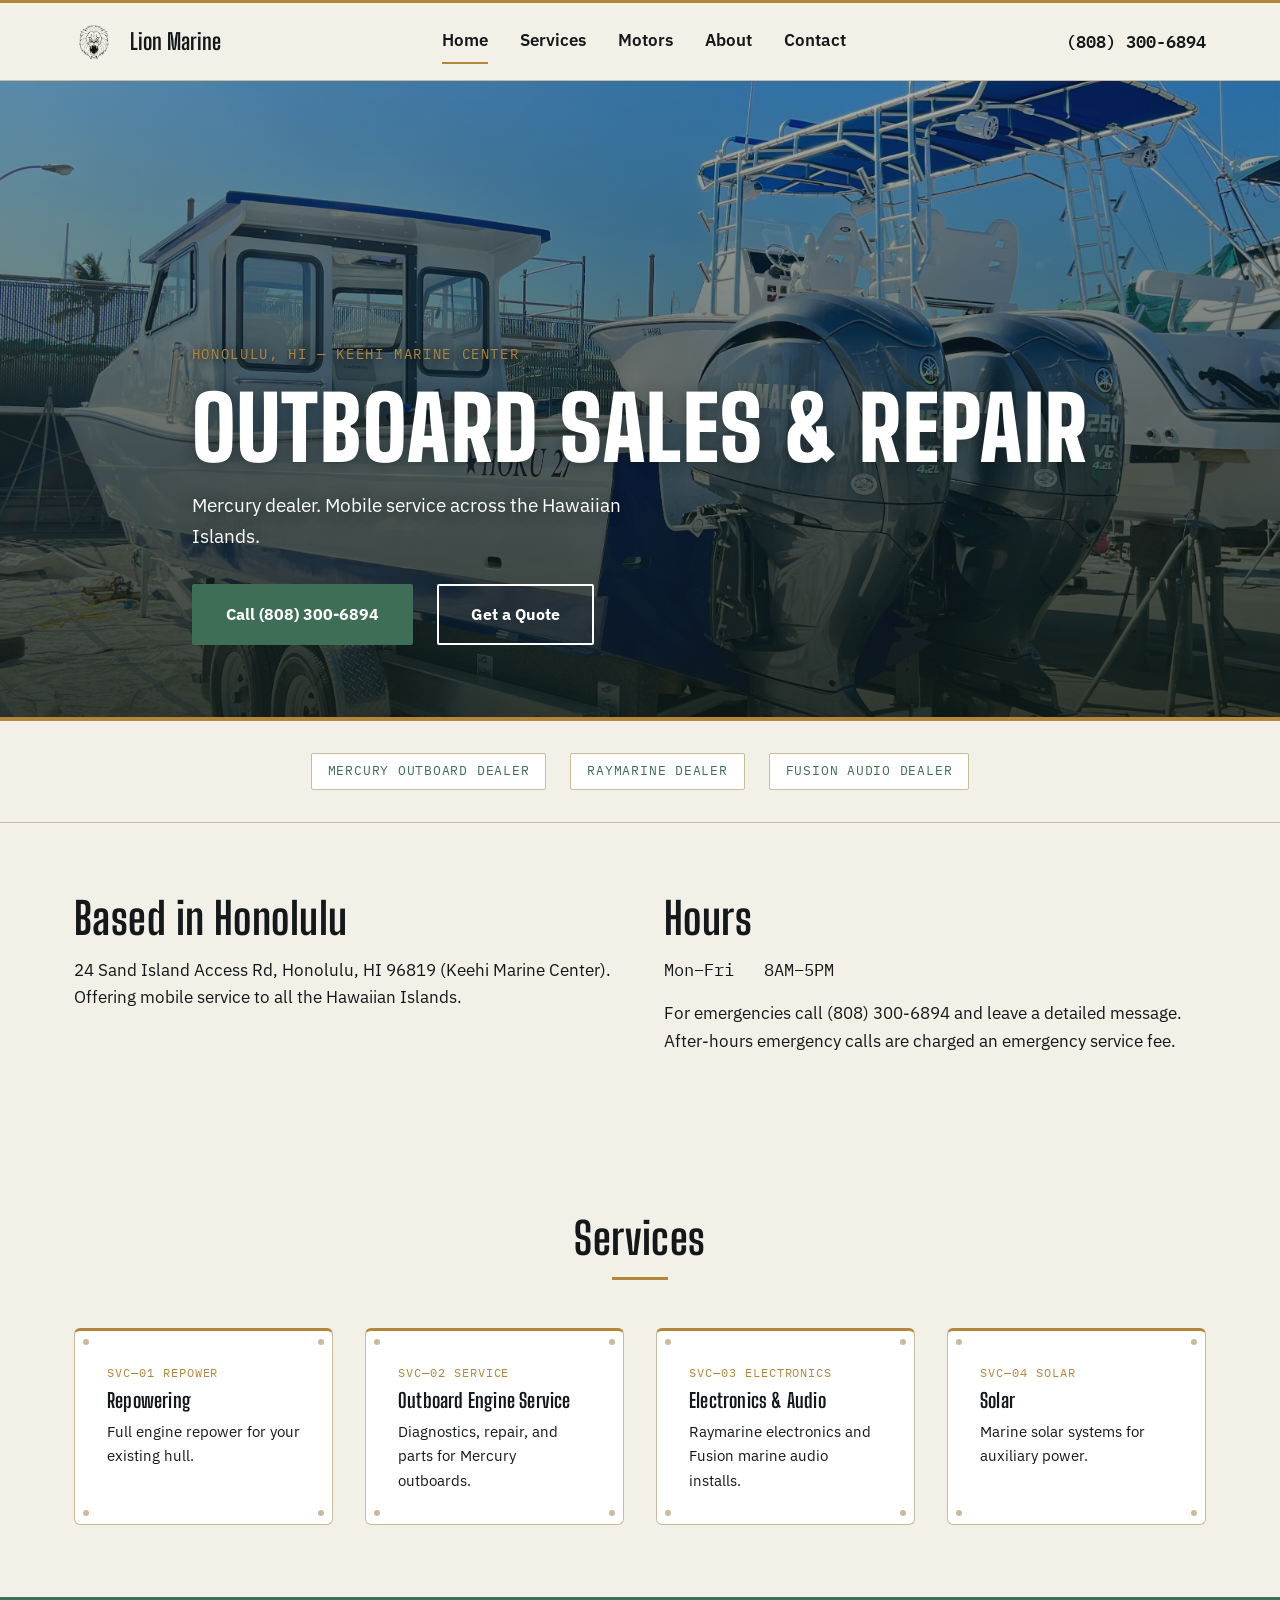
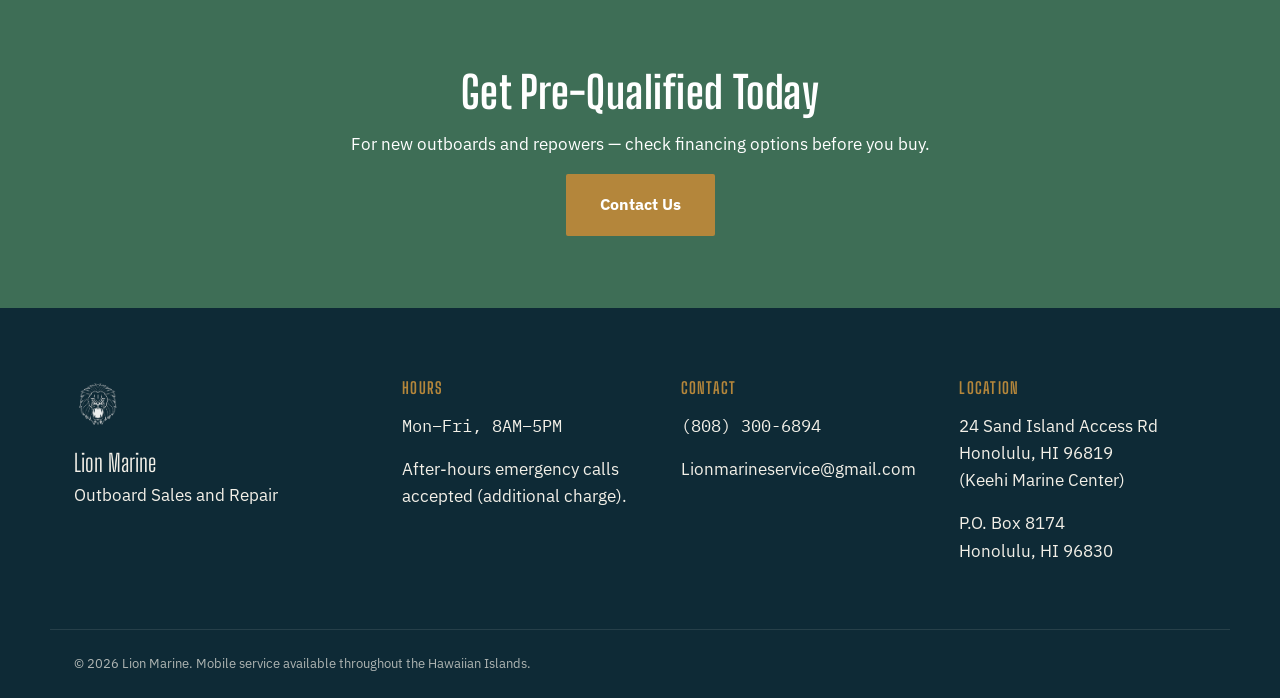
<file: index.html>
<!DOCTYPE html>
<html lang="en">
<head>
<meta charset="UTF-8">
<meta name="viewport" content="width=device-width, initial-scale=1.0">
<title>Lion Marine | Outboard Sales &amp; Repair — Honolulu, HI</title>
<meta name="description" content="Mercury outboard dealer, engine repowering, diagnostics, marine electronics and audio, and solar installs. Mobile service across the Hawaiian Islands.">
<link rel="icon" href="assets/images/logo-lion.png">
<link rel="preconnect" href="https://fonts.googleapis.com">
<link rel="preconnect" href="https://fonts.gstatic.com" crossorigin>
<link href="https://fonts.googleapis.com/css2?family=Big+Shoulders+Display:wght@700;900&family=IBM+Plex+Mono:wght@500;600&family=IBM+Plex+Sans:wght@400;500;600;700&display=swap" rel="stylesheet">
<link rel="stylesheet" href="css/tokens.css">
<link rel="stylesheet" href="css/base.css">
<link rel="stylesheet" href="css/components.css">
<link rel="stylesheet" href="css/pages.css">
</head>
<body>
<header class="site-header">
  <div class="nav container">
    <a class="nav__brand" href="index.html">
      <img src="assets/images/logo-lion.png" alt="Lion Marine" class="nav__logo">
      <span class="nav__brand-text">Lion Marine</span>
    </a>
    <button class="nav__toggle" id="navToggle" aria-expanded="false" aria-controls="navLinks">
      <span class="nav__toggle-bar"></span><span class="nav__toggle-bar"></span><span class="nav__toggle-bar"></span>
      <span class="sr-only">Menu</span>
    </button>
    <nav class="nav__links" id="navLinks">
      <a href="index.html" aria-current="page">Home</a>
      <a href="services.html">Services</a>
      <a href="motors.html">Motors</a>
      <a href="about.html">About</a>
      <a href="contact.html">Contact</a>
    </nav>
    <a class="nav__phone" href="tel:+18083006894">(808) 300-6894</a>
  </div>
</header>

<main>
  <section class="hero">
    <img src="assets/images/hero-boat-2.jpg" alt="Twin Yamaha outboards on a Hoku 27 center console at the dock" class="hero__img">
    <div class="hero__overlay"></div>
    <div class="hero__content container">
      <span class="eyebrow font-mono">HONOLULU, HI &mdash; KEEHI MARINE CENTER</span>
      <h1 class="hero__headline">Outboard Sales &amp; Repair</h1>
      <p class="hero__sub">Mercury dealer. Mobile service across the Hawaiian Islands.</p>
      <div class="hero__actions">
        <a href="tel:+18083006894" class="btn btn--primary">Call (808) 300-6894</a>
        <a href="services.html" class="btn btn--ghost">Get a Quote</a>
      </div>
    </div>
  </section>

  <p class="trust-bar">
    <span class="trust-bar__item font-mono">MERCURY OUTBOARD DEALER</span>
    <span class="trust-bar__item font-mono">RAYMARINE DEALER</span>
    <span class="trust-bar__item font-mono">FUSION AUDIO DEALER</span>
  </p>

  <section class="info-strip container">
    <div class="info-strip__col">
      <h2>Based in Honolulu</h2>
      <p>24 Sand Island Access Rd, Honolulu, HI 96819 (Keehi Marine Center). Offering mobile service to all the Hawaiian Islands.</p>
    </div>
    <div class="info-strip__col">
      <h2>Hours</h2>
      <p class="font-mono">Mon&ndash;Fri &nbsp; 8AM&ndash;5PM</p>
      <p>For emergencies call (808) 300-6894 and leave a detailed message. After-hours emergency calls are charged an emergency service fee.</p>
    </div>
  </section>

  <section class="section container">
    <h2 class="section__heading">Services</h2>
    <div class="plate-grid">
      <a class="plate-card" href="services.html">
        <span class="rivet rivet--tl"></span><span class="rivet rivet--tr"></span><span class="rivet rivet--bl"></span><span class="rivet rivet--br"></span>
        <span class="plate-card__code">SVC&mdash;01 REPOWER</span>
        <h3 class="plate-card__title">Repowering</h3>
        <p class="plate-card__body">Full engine repower for your existing hull.</p>
      </a>
      <a class="plate-card" href="services.html">
        <span class="rivet rivet--tl"></span><span class="rivet rivet--tr"></span><span class="rivet rivet--bl"></span><span class="rivet rivet--br"></span>
        <span class="plate-card__code">SVC&mdash;02 SERVICE</span>
        <h3 class="plate-card__title">Outboard Engine Service</h3>
        <p class="plate-card__body">Diagnostics, repair, and parts for Mercury outboards.</p>
      </a>
      <a class="plate-card" href="services.html">
        <span class="rivet rivet--tl"></span><span class="rivet rivet--tr"></span><span class="rivet rivet--bl"></span><span class="rivet rivet--br"></span>
        <span class="plate-card__code">SVC&mdash;03 ELECTRONICS</span>
        <h3 class="plate-card__title">Electronics &amp; Audio</h3>
        <p class="plate-card__body">Raymarine electronics and Fusion marine audio installs.</p>
      </a>
      <a class="plate-card" href="services.html">
        <span class="rivet rivet--tl"></span><span class="rivet rivet--tr"></span><span class="rivet rivet--bl"></span><span class="rivet rivet--br"></span>
        <span class="plate-card__code">SVC&mdash;04 SOLAR</span>
        <h3 class="plate-card__title">Solar</h3>
        <p class="plate-card__body">Marine solar systems for auxiliary power.</p>
      </a>
    </div>
  </section>

  <section class="cta-banner">
    <div class="container cta-banner__grid">
      <h2>Get Pre-Qualified Today</h2>
      <p>For new outboards and repowers &mdash; check financing options before you buy.</p>
      <a href="contact.html" class="btn btn--primary">Contact Us</a>
    </div>
  </section>
</main>

<footer class="site-footer">
  <div class="container site-footer__grid">
    <div class="site-footer__brand">
      <img src="assets/images/logo-lion.png" alt="" class="site-footer__logo">
      <p class="font-display site-footer__name">Lion Marine</p>
      <p>Outboard Sales and Repair</p>
    </div>
    <div class="site-footer__col">
      <h3>Hours</h3>
      <p class="font-mono">Mon&ndash;Fri, 8AM&ndash;5PM</p>
      <p>After-hours emergency calls accepted (additional charge).</p>
    </div>
    <div class="site-footer__col">
      <h3>Contact</h3>
      <p><a href="tel:+18083006894" class="font-mono">(808) 300-6894</a></p>
      <p><a href="mailto:Lionmarineservice@gmail.com">Lionmarineservice@gmail.com</a></p>
    </div>
    <div class="site-footer__col">
      <h3>Location</h3>
      <p>24 Sand Island Access Rd<br>Honolulu, HI 96819<br>(Keehi Marine Center)</p>
      <p>P.O. Box 8174<br>Honolulu, HI 96830</p>
    </div>
  </div>
  <p class="site-footer__legal container">&copy; 2026 Lion Marine. Mobile service available throughout the Hawaiian Islands.</p>
</footer>

<script src="js/main.js"></script>
</body>
</html>
</file>
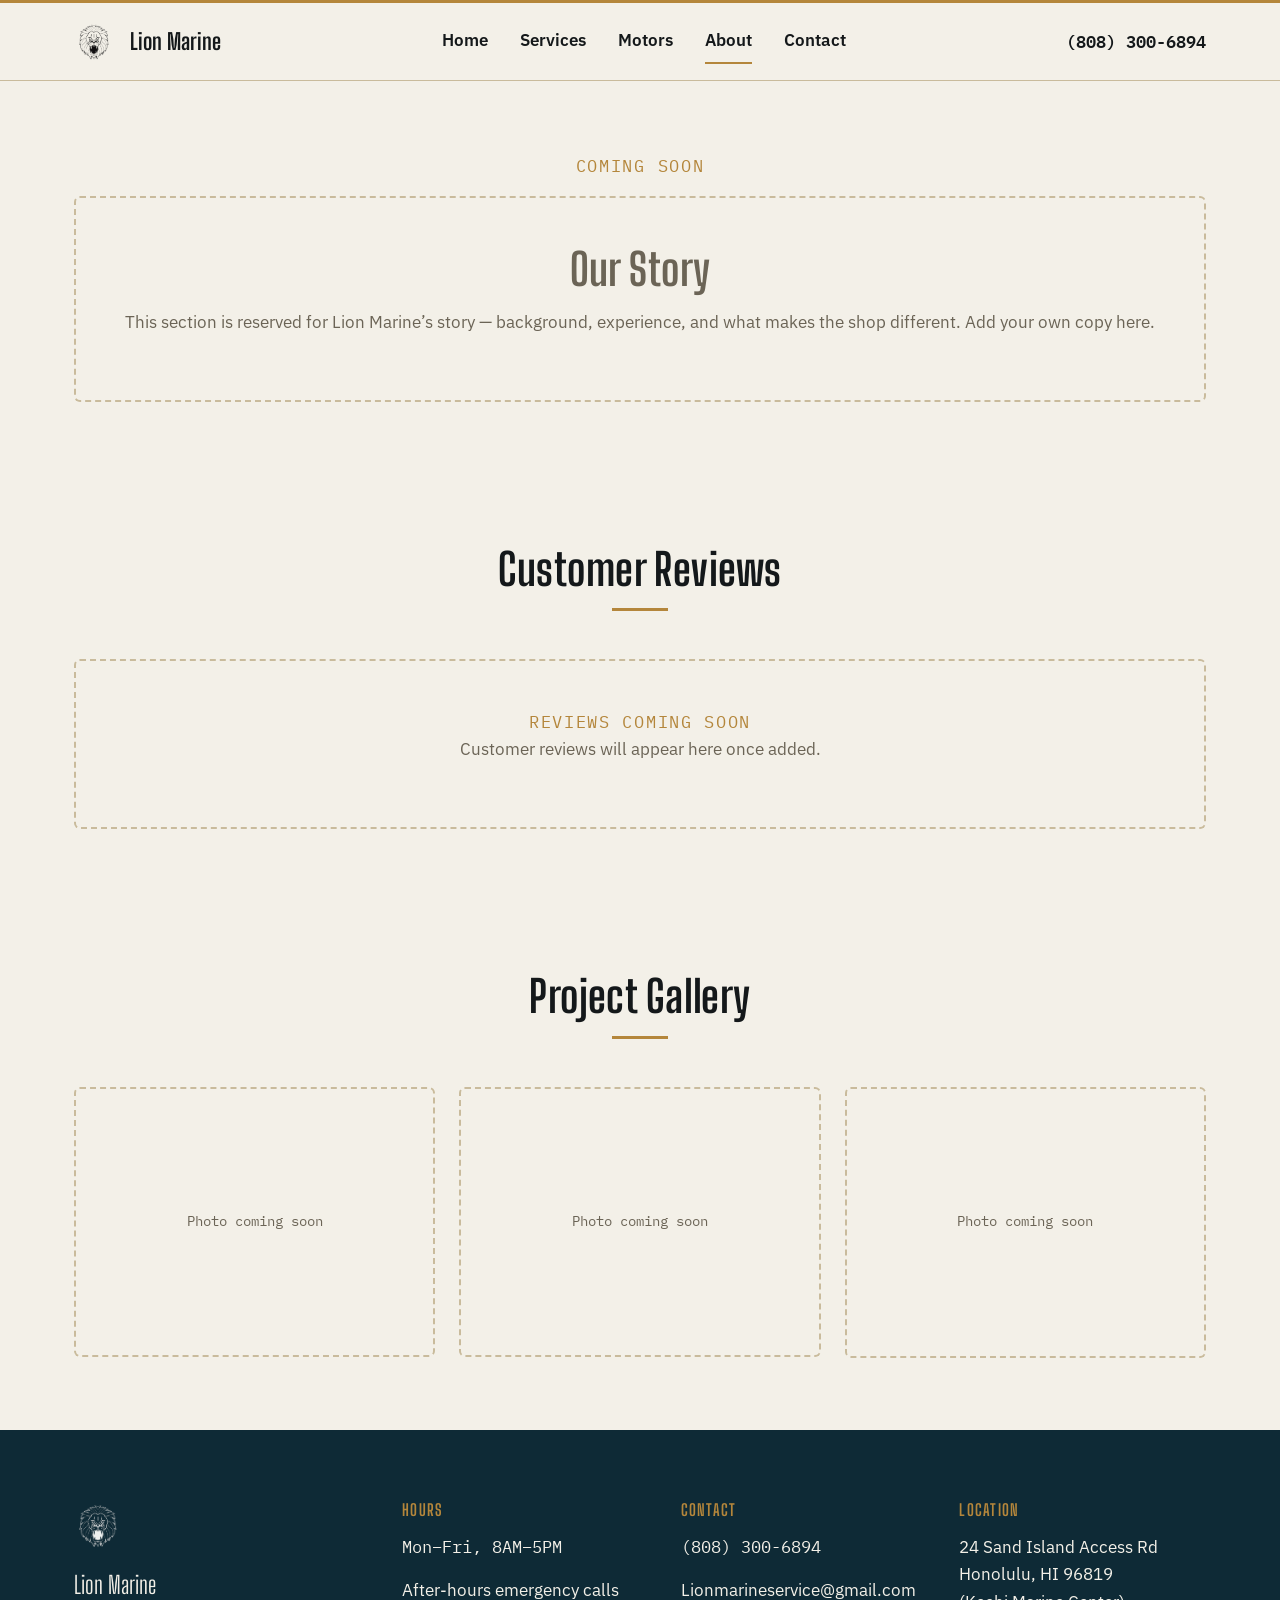
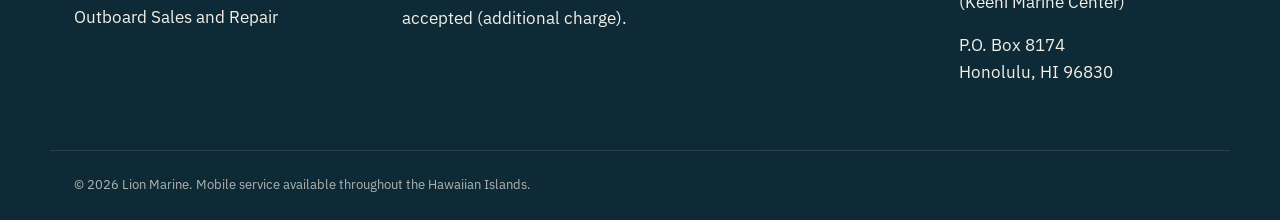
<file: about.html>
<!DOCTYPE html>
<html lang="en">
<head>
<meta charset="UTF-8">
<meta name="viewport" content="width=device-width, initial-scale=1.0">
<title>About | Lion Marine</title>
<meta name="description" content="About Lion Marine, an outboard sales and repair shop in Honolulu, HI.">
<link rel="icon" href="assets/images/logo-lion.png">
<link rel="preconnect" href="https://fonts.googleapis.com">
<link rel="preconnect" href="https://fonts.gstatic.com" crossorigin>
<link href="https://fonts.googleapis.com/css2?family=Big+Shoulders+Display:wght@700;900&family=IBM+Plex+Mono:wght@500;600&family=IBM+Plex+Sans:wght@400;500;600;700&display=swap" rel="stylesheet">
<link rel="stylesheet" href="css/tokens.css">
<link rel="stylesheet" href="css/base.css">
<link rel="stylesheet" href="css/components.css">
<link rel="stylesheet" href="css/pages.css">
</head>
<body>
<header class="site-header">
  <div class="nav container">
    <a class="nav__brand" href="index.html">
      <img src="assets/images/logo-lion.png" alt="Lion Marine" class="nav__logo">
      <span class="nav__brand-text">Lion Marine</span>
    </a>
    <button class="nav__toggle" id="navToggle" aria-expanded="false" aria-controls="navLinks">
      <span class="nav__toggle-bar"></span><span class="nav__toggle-bar"></span><span class="nav__toggle-bar"></span>
      <span class="sr-only">Menu</span>
    </button>
    <nav class="nav__links" id="navLinks">
      <a href="index.html">Home</a>
      <a href="services.html">Services</a>
      <a href="motors.html">Motors</a>
      <a href="about.html" aria-current="page">About</a>
      <a href="contact.html">Contact</a>
    </nav>
    <a class="nav__phone" href="tel:+18083006894">(808) 300-6894</a>
  </div>
</header>

<main>
  <section class="section container">
    <span class="stub-panel__label font-mono" style="display:block; text-align:center;">COMING SOON</span>
    <div class="stub-panel">
      <h2>Our Story</h2>
      <p>This section is reserved for Lion Marine&rsquo;s story &mdash; background, experience, and what makes the shop different. Add your own copy here.</p>
    </div>
  </section>

  <section class="section container">
    <h2 class="section__heading">Customer Reviews</h2>
    <div class="stub-panel">
      <span class="stub-panel__label font-mono">REVIEWS COMING SOON</span>
      <p>Customer reviews will appear here once added.</p>
    </div>
  </section>

  <section class="section container">
    <h2 class="section__heading">Project Gallery</h2>
    <div class="stub-grid">
      <div class="stub-box">Photo coming soon</div>
      <div class="stub-box">Photo coming soon</div>
      <div class="stub-box">Photo coming soon</div>
    </div>
  </section>
</main>

<footer class="site-footer">
  <div class="container site-footer__grid">
    <div class="site-footer__brand">
      <img src="assets/images/logo-lion.png" alt="" class="site-footer__logo">
      <p class="font-display site-footer__name">Lion Marine</p>
      <p>Outboard Sales and Repair</p>
    </div>
    <div class="site-footer__col">
      <h3>Hours</h3>
      <p class="font-mono">Mon&ndash;Fri, 8AM&ndash;5PM</p>
      <p>After-hours emergency calls accepted (additional charge).</p>
    </div>
    <div class="site-footer__col">
      <h3>Contact</h3>
      <p><a href="tel:+18083006894" class="font-mono">(808) 300-6894</a></p>
      <p><a href="mailto:Lionmarineservice@gmail.com">Lionmarineservice@gmail.com</a></p>
    </div>
    <div class="site-footer__col">
      <h3>Location</h3>
      <p>24 Sand Island Access Rd<br>Honolulu, HI 96819<br>(Keehi Marine Center)</p>
      <p>P.O. Box 8174<br>Honolulu, HI 96830</p>
    </div>
  </div>
  <p class="site-footer__legal container">&copy; 2026 Lion Marine. Mobile service available throughout the Hawaiian Islands.</p>
</footer>

<script src="js/main.js"></script>
</body>
</html>
</file>
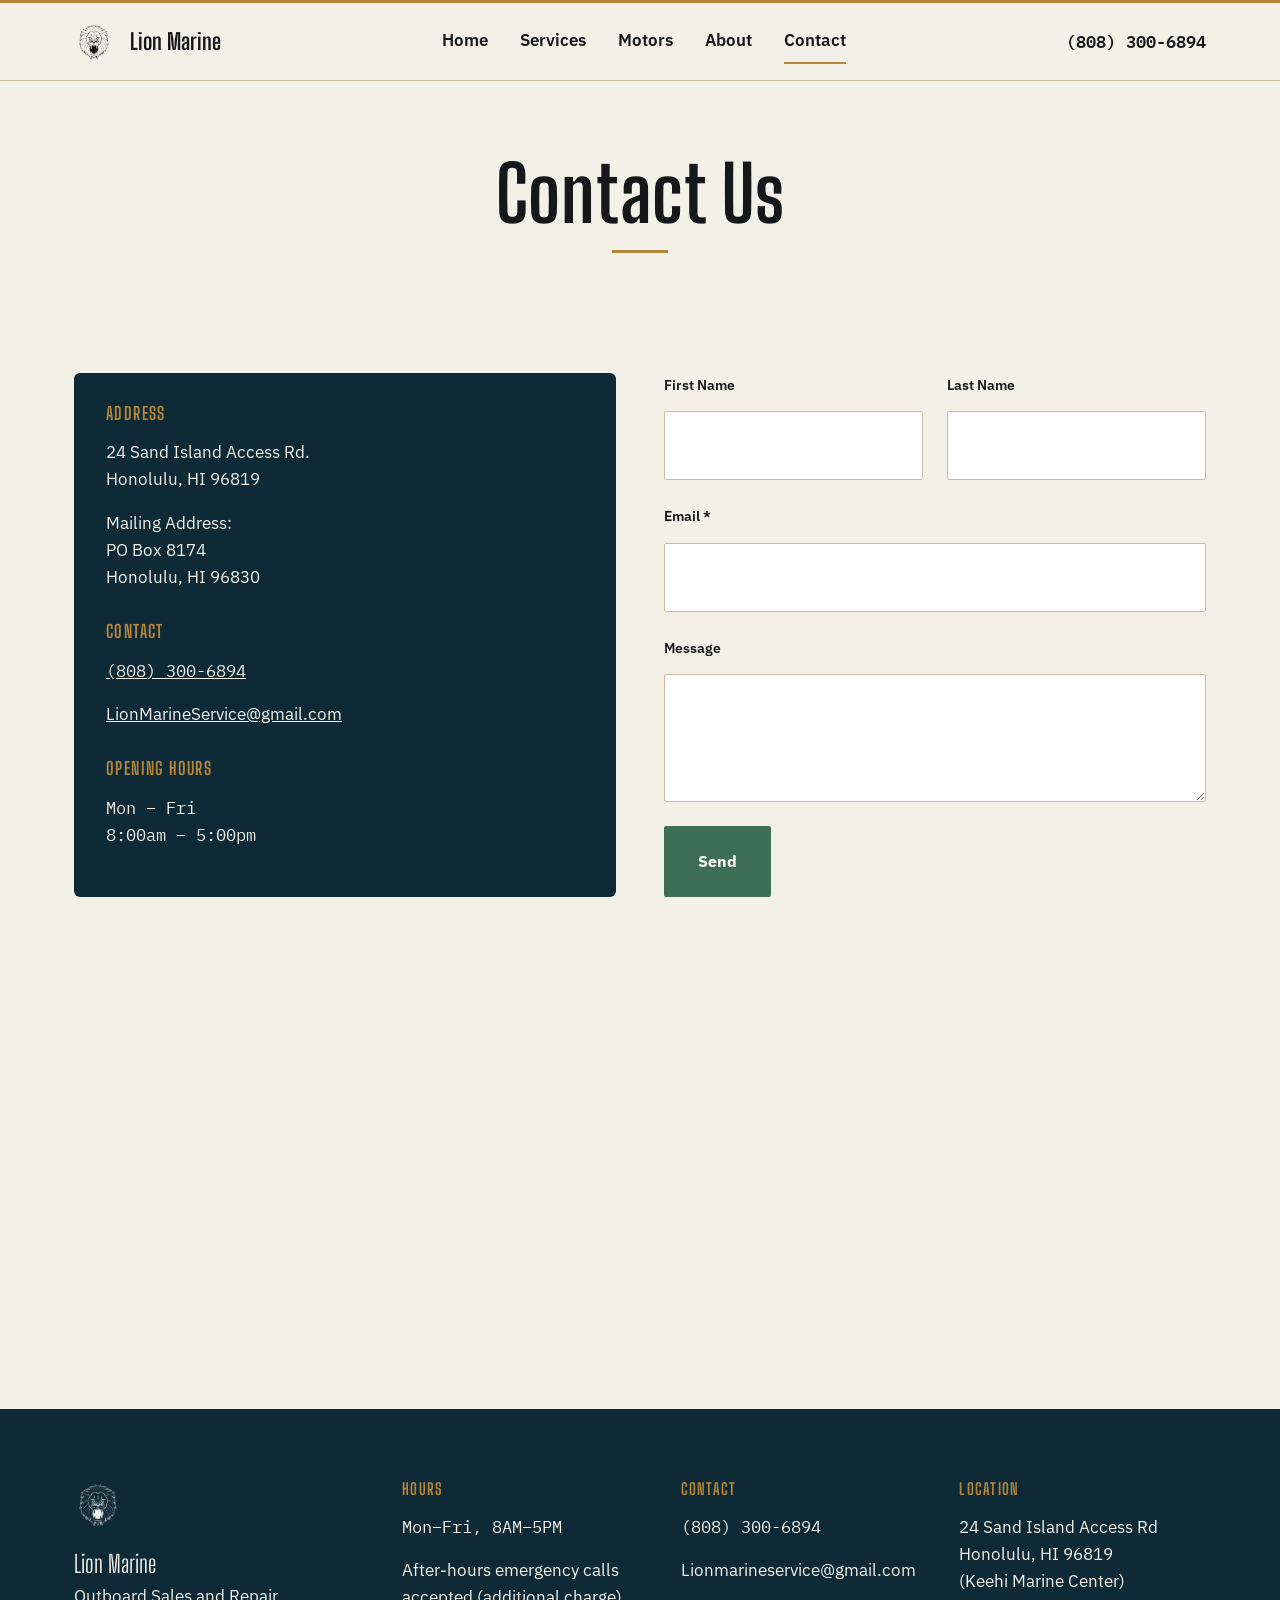
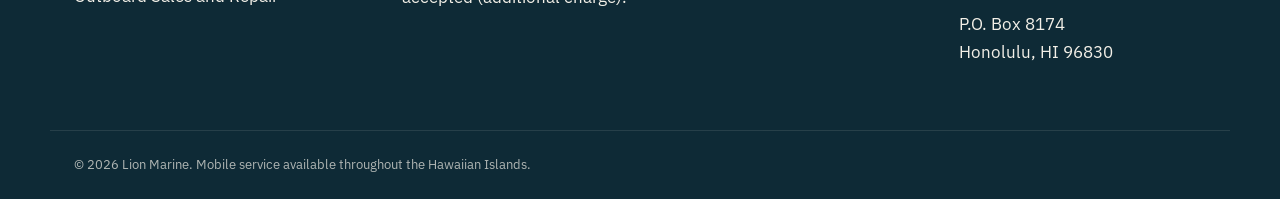
<file: contact.html>
<!DOCTYPE html>
<html lang="en">
<head>
<meta charset="UTF-8">
<meta name="viewport" content="width=device-width, initial-scale=1.0">
<title>Contact | Lion Marine</title>
<meta name="description" content="Contact Lion Marine in Honolulu, HI: address, phone, email, hours, and a map to Keehi Marine Center.">
<link rel="icon" href="assets/images/logo-lion.png">
<link rel="preconnect" href="https://fonts.googleapis.com">
<link rel="preconnect" href="https://fonts.gstatic.com" crossorigin>
<link href="https://fonts.googleapis.com/css2?family=Big+Shoulders+Display:wght@700;900&family=IBM+Plex+Mono:wght@500;600&family=IBM+Plex+Sans:wght@400;500;600;700&display=swap" rel="stylesheet">
<link rel="stylesheet" href="css/tokens.css">
<link rel="stylesheet" href="css/base.css">
<link rel="stylesheet" href="css/components.css">
<link rel="stylesheet" href="css/pages.css">
</head>
<body>
<header class="site-header">
  <div class="nav container">
    <a class="nav__brand" href="index.html">
      <img src="assets/images/logo-lion.png" alt="Lion Marine" class="nav__logo">
      <span class="nav__brand-text">Lion Marine</span>
    </a>
    <button class="nav__toggle" id="navToggle" aria-expanded="false" aria-controls="navLinks">
      <span class="nav__toggle-bar"></span><span class="nav__toggle-bar"></span><span class="nav__toggle-bar"></span>
      <span class="sr-only">Menu</span>
    </button>
    <nav class="nav__links" id="navLinks">
      <a href="index.html">Home</a>
      <a href="services.html">Services</a>
      <a href="motors.html">Motors</a>
      <a href="about.html">About</a>
      <a href="contact.html" aria-current="page">Contact</a>
    </nav>
    <a class="nav__phone" href="tel:+18083006894">(808) 300-6894</a>
  </div>
</header>

<main>
  <h1 class="section__heading" style="padding-top: var(--space-6);">Contact Us</h1>
  <div class="contact-grid container">
    <div class="contact-panel">
      <section>
        <h2>Address</h2>
        <p>24 Sand Island Access Rd.<br>Honolulu, HI 96819</p>
        <p>Mailing Address:<br>PO Box 8174<br>Honolulu, HI 96830</p>
      </section>
      <section>
        <h2>Contact</h2>
        <p class="font-mono"><a href="tel:+18083006894">(808) 300-6894</a></p>
        <p><a href="mailto:LionMarineService@gmail.com">LionMarineService@gmail.com</a></p>
      </section>
      <section>
        <h2>Opening Hours</h2>
        <p class="font-mono">Mon &ndash; Fri<br>8:00am &ndash; 5:00pm</p>
      </section>
    </div>
    <form class="form" action="#" method="post">
      <div class="form__row">
        <div class="form__field"><label for="ct-first">First Name</label><input id="ct-first" name="firstName" type="text"></div>
        <div class="form__field"><label for="ct-last">Last Name</label><input id="ct-last" name="lastName" type="text"></div>
      </div>
      <div class="form__field"><label for="ct-email">Email *</label><input id="ct-email" name="email" type="email" required></div>
      <div class="form__field"><label for="ct-message">Message</label><textarea id="ct-message" name="message"></textarea></div>
      <button type="submit" class="btn btn--primary">Send</button>
    </form>
  </div>
  <div class="container" style="padding-bottom: var(--space-6);">
    <iframe class="map-embed" title="Lion Marine location map" loading="lazy" src="https://www.google.com/maps?q=24+Sand+Island+Access+Rd,+Honolulu,+HI+96819&output=embed"></iframe>
  </div>
</main>

<footer class="site-footer">
  <div class="container site-footer__grid">
    <div class="site-footer__brand">
      <img src="assets/images/logo-lion.png" alt="" class="site-footer__logo">
      <p class="font-display site-footer__name">Lion Marine</p>
      <p>Outboard Sales and Repair</p>
    </div>
    <div class="site-footer__col">
      <h3>Hours</h3>
      <p class="font-mono">Mon&ndash;Fri, 8AM&ndash;5PM</p>
      <p>After-hours emergency calls accepted (additional charge).</p>
    </div>
    <div class="site-footer__col">
      <h3>Contact</h3>
      <p><a href="tel:+18083006894" class="font-mono">(808) 300-6894</a></p>
      <p><a href="mailto:Lionmarineservice@gmail.com">Lionmarineservice@gmail.com</a></p>
    </div>
    <div class="site-footer__col">
      <h3>Location</h3>
      <p>24 Sand Island Access Rd<br>Honolulu, HI 96819<br>(Keehi Marine Center)</p>
      <p>P.O. Box 8174<br>Honolulu, HI 96830</p>
    </div>
  </div>
  <p class="site-footer__legal container">&copy; 2026 Lion Marine. Mobile service available throughout the Hawaiian Islands.</p>
</footer>

<script src="js/main.js"></script>
</body>
</html>
</file>
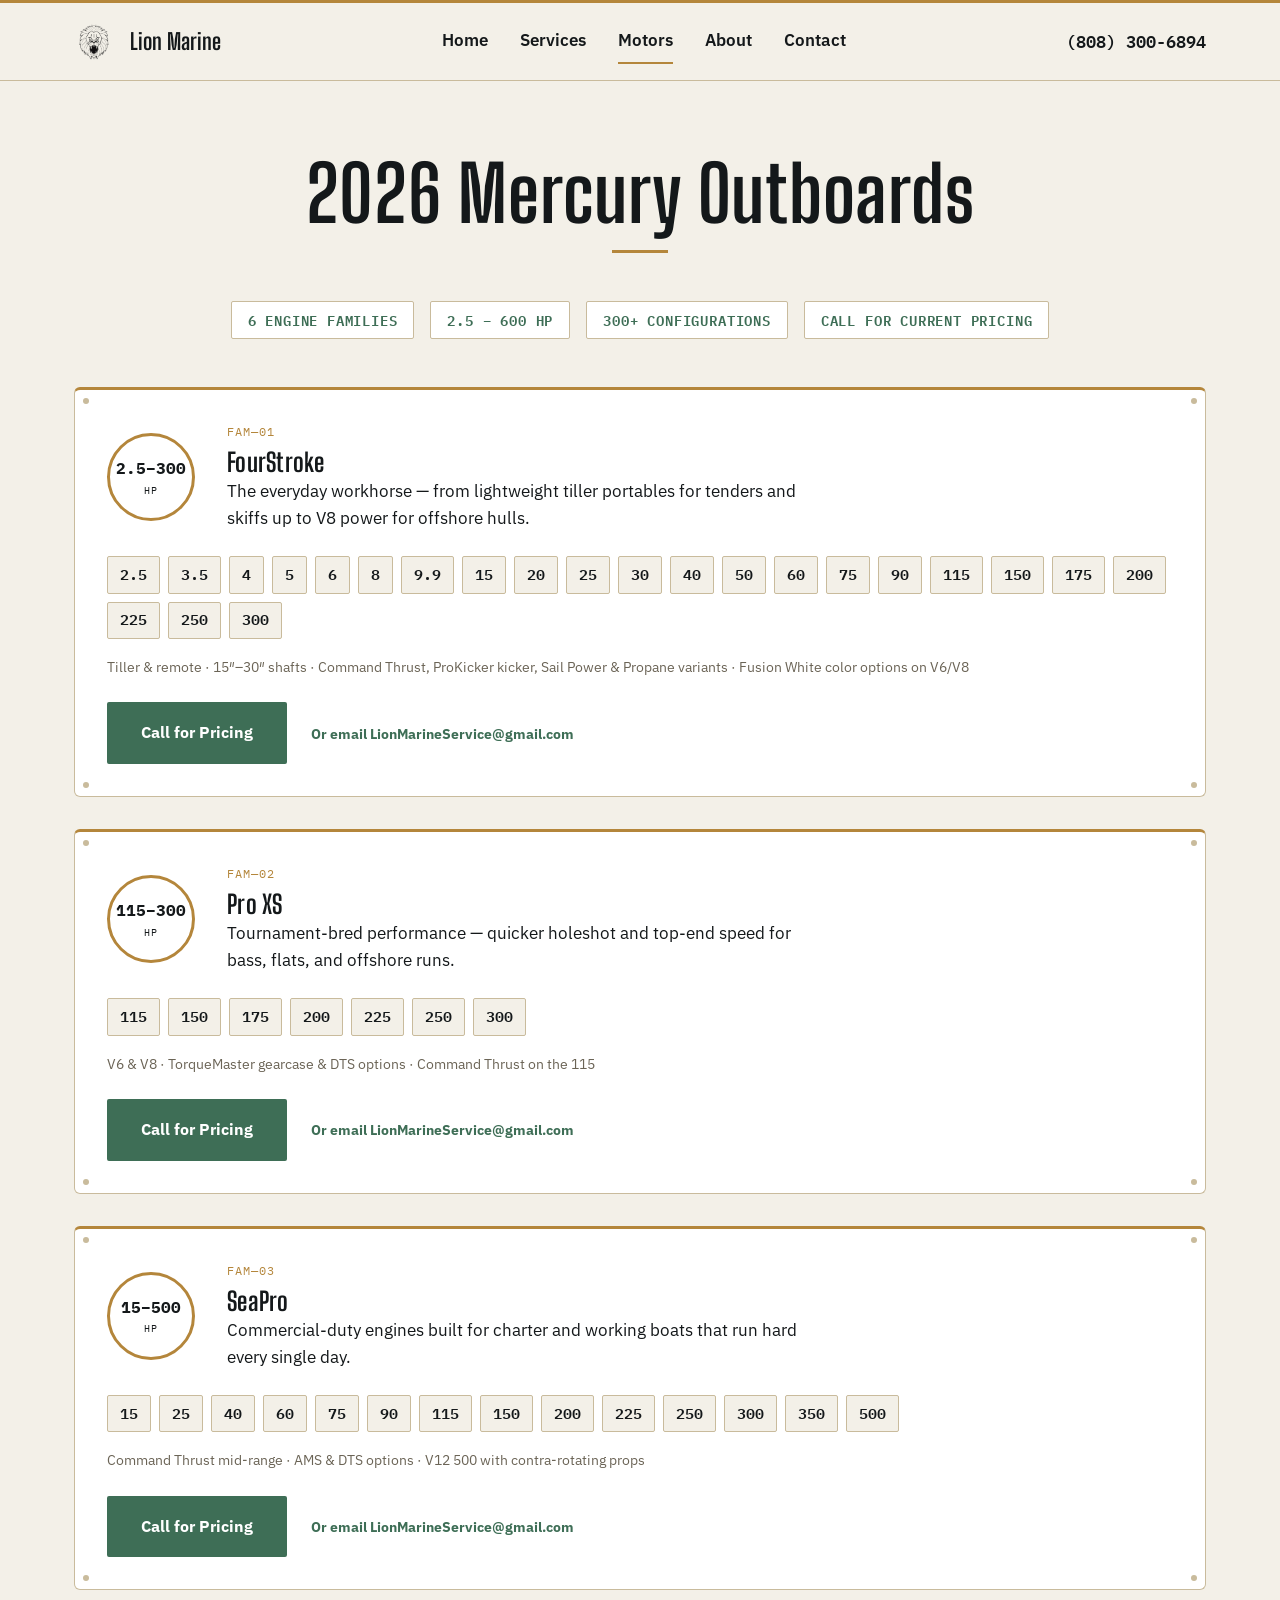
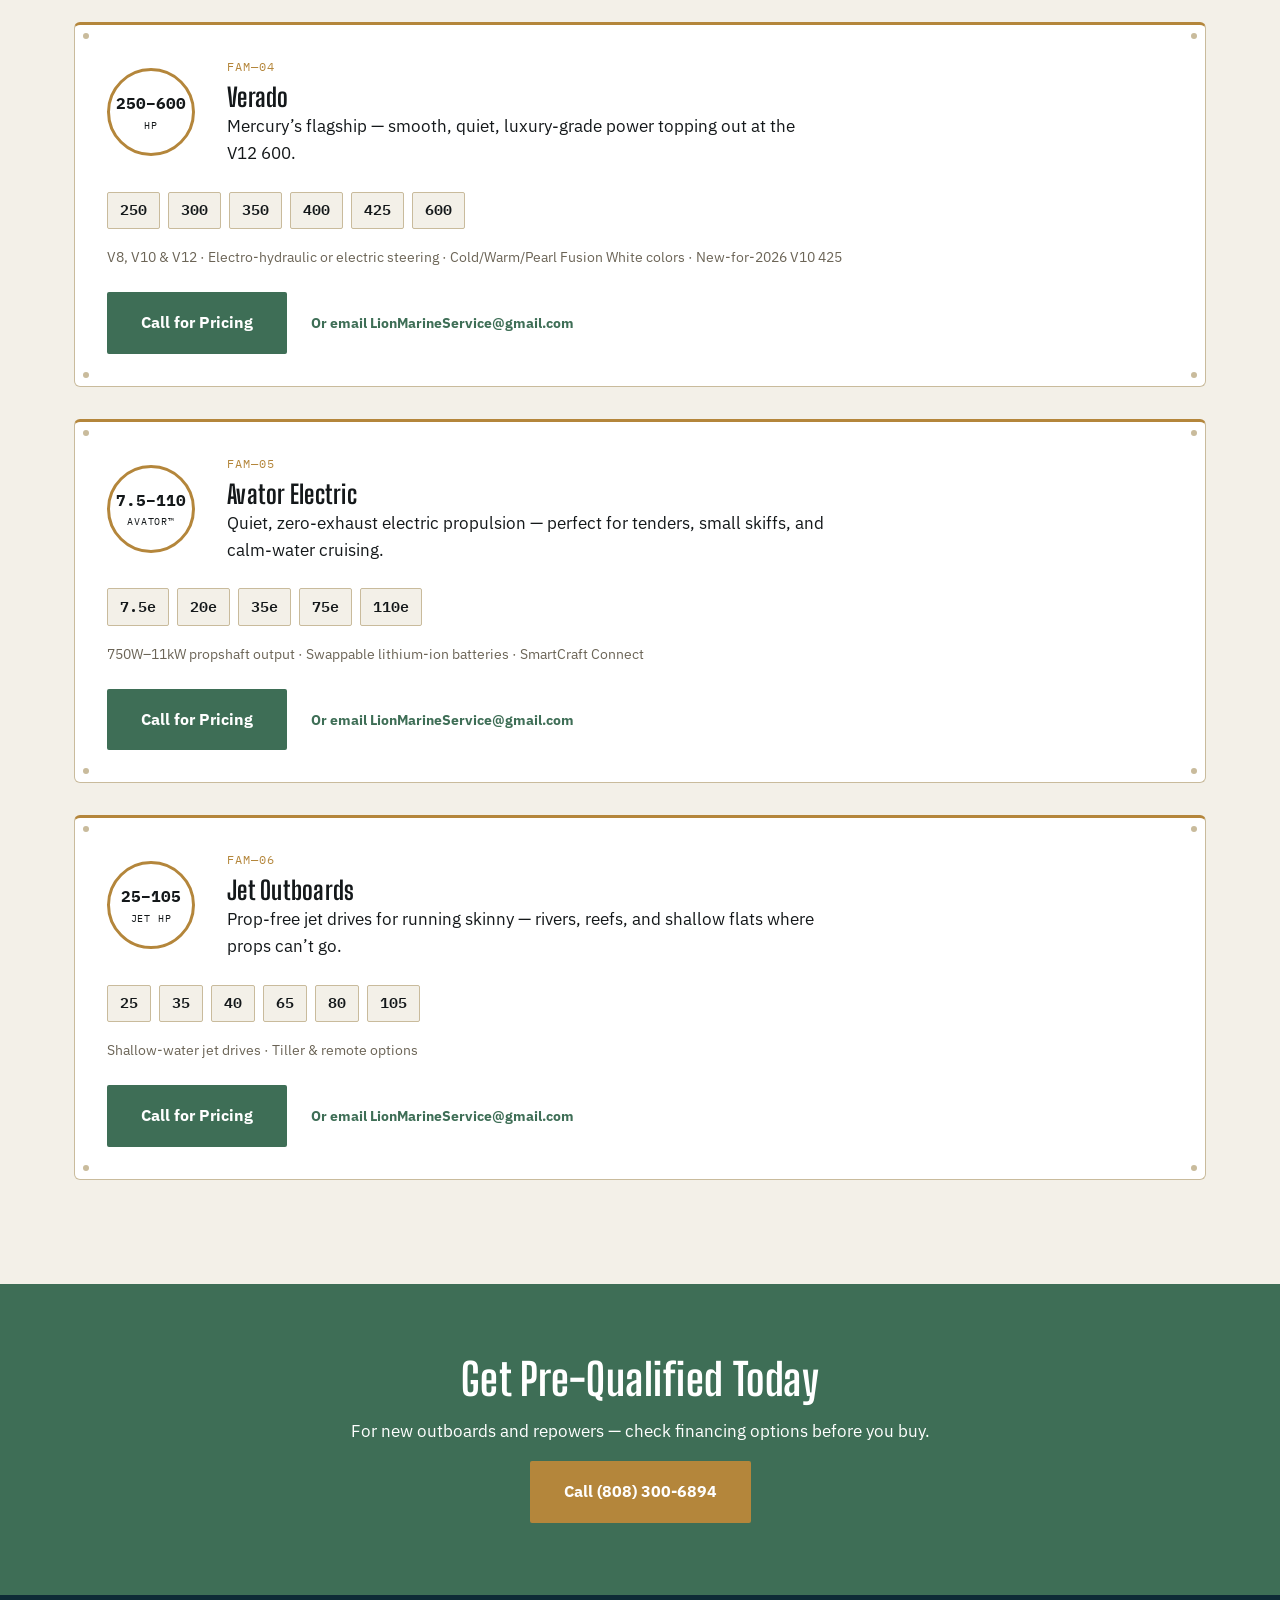
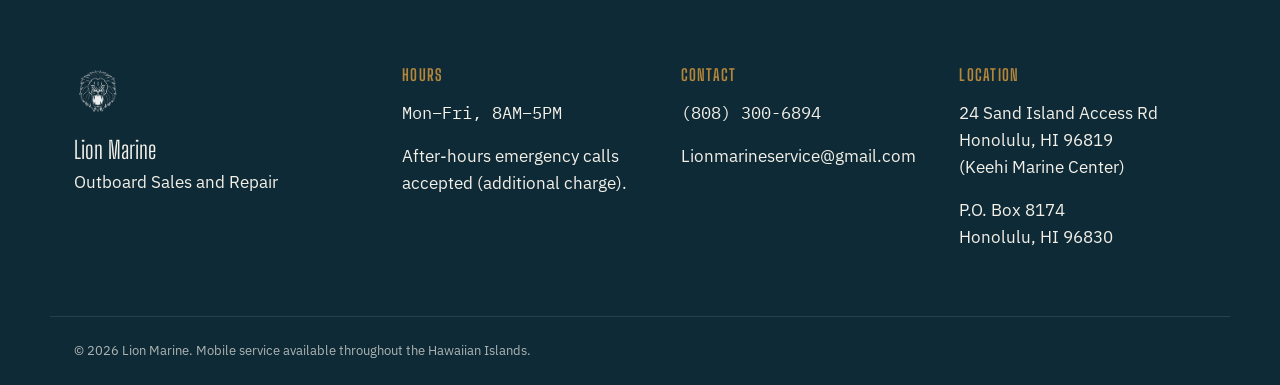
<file: motors.html>
<!DOCTYPE html>
<html lang="en">
<head>
<meta charset="UTF-8">
<meta name="viewport" content="width=device-width, initial-scale=1.0">
<title>Motors | Lion Marine</title>
<meta name="description" content="Mercury outboard motor families sold by Lion Marine in Honolulu, HI. Call or email for current pricing.">
<link rel="icon" href="assets/images/logo-lion.png">
<link rel="preconnect" href="https://fonts.googleapis.com">
<link rel="preconnect" href="https://fonts.gstatic.com" crossorigin>
<link href="https://fonts.googleapis.com/css2?family=Big+Shoulders+Display:wght@700;900&family=IBM+Plex+Mono:wght@500;600&family=IBM+Plex+Sans:wght@400;500;600;700&display=swap" rel="stylesheet">
<link rel="stylesheet" href="css/tokens.css">
<link rel="stylesheet" href="css/base.css">
<link rel="stylesheet" href="css/components.css">
<link rel="stylesheet" href="css/pages.css">
</head>
<body>
<header class="site-header">
  <div class="nav container">
    <a class="nav__brand" href="index.html">
      <img src="assets/images/logo-lion.png" alt="Lion Marine" class="nav__logo">
      <span class="nav__brand-text">Lion Marine</span>
    </a>
    <button class="nav__toggle" id="navToggle" aria-expanded="false" aria-controls="navLinks">
      <span class="nav__toggle-bar"></span><span class="nav__toggle-bar"></span><span class="nav__toggle-bar"></span>
      <span class="sr-only">Menu</span>
    </button>
    <nav class="nav__links" id="navLinks">
      <a href="index.html">Home</a>
      <a href="services.html">Services</a>
      <a href="motors.html" aria-current="page">Motors</a>
      <a href="about.html">About</a>
      <a href="contact.html">Contact</a>
    </nav>
    <a class="nav__phone" href="tel:+18083006894">(808) 300-6894</a>
  </div>
</header>

<main>
  <section class="section container">
    <h1 class="section__heading">2026 Mercury Outboards</h1>
    <div class="motors-stats">
      <span>6 ENGINE FAMILIES</span>
      <span>2.5 &ndash; 600 HP</span>
      <span>300+ CONFIGURATIONS</span>
      <span>CALL FOR CURRENT PRICING</span>
    </div>

    <div class="plate-card family">
      <span class="rivet rivet--tl"></span><span class="rivet rivet--tr"></span><span class="rivet rivet--bl"></span><span class="rivet rivet--br"></span>
      <div class="family__head">
        <div class="motor-dial"><span class="motor-dial__range">2.5&ndash;300</span><span class="motor-dial__unit">HP</span></div>
        <div>
          <span class="plate-card__code">FAM&mdash;01</span>
          <h2 class="family__title">FourStroke</h2>
          <p class="family__blurb">The everyday workhorse &mdash; from lightweight tiller portables for tenders and skiffs up to V8 power for offshore hulls.</p>
        </div>
      </div>
      <div class="hp-chips">
        <span class="hp-chip">2.5</span><span class="hp-chip">3.5</span><span class="hp-chip">4</span><span class="hp-chip">5</span><span class="hp-chip">6</span><span class="hp-chip">8</span><span class="hp-chip">9.9</span><span class="hp-chip">15</span><span class="hp-chip">20</span><span class="hp-chip">25</span><span class="hp-chip">30</span><span class="hp-chip">40</span><span class="hp-chip">50</span><span class="hp-chip">60</span><span class="hp-chip">75</span><span class="hp-chip">90</span><span class="hp-chip">115</span><span class="hp-chip">150</span><span class="hp-chip">175</span><span class="hp-chip">200</span><span class="hp-chip">225</span><span class="hp-chip">250</span><span class="hp-chip">300</span>
      </div>
      <p class="family__meta">Tiller &amp; remote &middot; 15&Prime;&ndash;30&Prime; shafts &middot; Command Thrust, ProKicker kicker, Sail Power &amp; Propane variants &middot; Fusion White color options on V6/V8</p>
      <div class="family__cta">
        <a href="tel:+18083006894" class="btn btn--primary">Call for Pricing</a>
        <p class="motor-note">Or email LionMarineService@gmail.com</p>
      </div>
    </div>

    <div class="plate-card family">
      <span class="rivet rivet--tl"></span><span class="rivet rivet--tr"></span><span class="rivet rivet--bl"></span><span class="rivet rivet--br"></span>
      <div class="family__head">
        <div class="motor-dial"><span class="motor-dial__range">115&ndash;300</span><span class="motor-dial__unit">HP</span></div>
        <div>
          <span class="plate-card__code">FAM&mdash;02</span>
          <h2 class="family__title">Pro XS</h2>
          <p class="family__blurb">Tournament-bred performance &mdash; quicker holeshot and top-end speed for bass, flats, and offshore runs.</p>
        </div>
      </div>
      <div class="hp-chips">
        <span class="hp-chip">115</span><span class="hp-chip">150</span><span class="hp-chip">175</span><span class="hp-chip">200</span><span class="hp-chip">225</span><span class="hp-chip">250</span><span class="hp-chip">300</span>
      </div>
      <p class="family__meta">V6 &amp; V8 &middot; TorqueMaster gearcase &amp; DTS options &middot; Command Thrust on the 115</p>
      <div class="family__cta">
        <a href="tel:+18083006894" class="btn btn--primary">Call for Pricing</a>
        <p class="motor-note">Or email LionMarineService@gmail.com</p>
      </div>
    </div>

    <div class="plate-card family">
      <span class="rivet rivet--tl"></span><span class="rivet rivet--tr"></span><span class="rivet rivet--bl"></span><span class="rivet rivet--br"></span>
      <div class="family__head">
        <div class="motor-dial"><span class="motor-dial__range">15&ndash;500</span><span class="motor-dial__unit">HP</span></div>
        <div>
          <span class="plate-card__code">FAM&mdash;03</span>
          <h2 class="family__title">SeaPro</h2>
          <p class="family__blurb">Commercial-duty engines built for charter and working boats that run hard every single day.</p>
        </div>
      </div>
      <div class="hp-chips">
        <span class="hp-chip">15</span><span class="hp-chip">25</span><span class="hp-chip">40</span><span class="hp-chip">60</span><span class="hp-chip">75</span><span class="hp-chip">90</span><span class="hp-chip">115</span><span class="hp-chip">150</span><span class="hp-chip">200</span><span class="hp-chip">225</span><span class="hp-chip">250</span><span class="hp-chip">300</span><span class="hp-chip">350</span><span class="hp-chip">500</span>
      </div>
      <p class="family__meta">Command Thrust mid-range &middot; AMS &amp; DTS options &middot; V12 500 with contra-rotating props</p>
      <div class="family__cta">
        <a href="tel:+18083006894" class="btn btn--primary">Call for Pricing</a>
        <p class="motor-note">Or email LionMarineService@gmail.com</p>
      </div>
    </div>

    <div class="plate-card family">
      <span class="rivet rivet--tl"></span><span class="rivet rivet--tr"></span><span class="rivet rivet--bl"></span><span class="rivet rivet--br"></span>
      <div class="family__head">
        <div class="motor-dial"><span class="motor-dial__range">250&ndash;600</span><span class="motor-dial__unit">HP</span></div>
        <div>
          <span class="plate-card__code">FAM&mdash;04</span>
          <h2 class="family__title">Verado</h2>
          <p class="family__blurb">Mercury&rsquo;s flagship &mdash; smooth, quiet, luxury-grade power topping out at the V12 600.</p>
        </div>
      </div>
      <div class="hp-chips">
        <span class="hp-chip">250</span><span class="hp-chip">300</span><span class="hp-chip">350</span><span class="hp-chip">400</span><span class="hp-chip">425</span><span class="hp-chip">600</span>
      </div>
      <p class="family__meta">V8, V10 &amp; V12 &middot; Electro-hydraulic or electric steering &middot; Cold/Warm/Pearl Fusion White colors &middot; New-for-2026 V10 425</p>
      <div class="family__cta">
        <a href="tel:+18083006894" class="btn btn--primary">Call for Pricing</a>
        <p class="motor-note">Or email LionMarineService@gmail.com</p>
      </div>
    </div>

    <div class="plate-card family">
      <span class="rivet rivet--tl"></span><span class="rivet rivet--tr"></span><span class="rivet rivet--bl"></span><span class="rivet rivet--br"></span>
      <div class="family__head">
        <div class="motor-dial"><span class="motor-dial__range">7.5&ndash;110</span><span class="motor-dial__unit">AVATOR&trade;</span></div>
        <div>
          <span class="plate-card__code">FAM&mdash;05</span>
          <h2 class="family__title">Avator Electric</h2>
          <p class="family__blurb">Quiet, zero-exhaust electric propulsion &mdash; perfect for tenders, small skiffs, and calm-water cruising.</p>
        </div>
      </div>
      <div class="hp-chips">
        <span class="hp-chip">7.5e</span><span class="hp-chip">20e</span><span class="hp-chip">35e</span><span class="hp-chip">75e</span><span class="hp-chip">110e</span>
      </div>
      <p class="family__meta">750W&ndash;11kW propshaft output &middot; Swappable lithium-ion batteries &middot; SmartCraft Connect</p>
      <div class="family__cta">
        <a href="tel:+18083006894" class="btn btn--primary">Call for Pricing</a>
        <p class="motor-note">Or email LionMarineService@gmail.com</p>
      </div>
    </div>

    <div class="plate-card family">
      <span class="rivet rivet--tl"></span><span class="rivet rivet--tr"></span><span class="rivet rivet--bl"></span><span class="rivet rivet--br"></span>
      <div class="family__head">
        <div class="motor-dial"><span class="motor-dial__range">25&ndash;105</span><span class="motor-dial__unit">JET HP</span></div>
        <div>
          <span class="plate-card__code">FAM&mdash;06</span>
          <h2 class="family__title">Jet Outboards</h2>
          <p class="family__blurb">Prop-free jet drives for running skinny &mdash; rivers, reefs, and shallow flats where props can&rsquo;t go.</p>
        </div>
      </div>
      <div class="hp-chips">
        <span class="hp-chip">25</span><span class="hp-chip">35</span><span class="hp-chip">40</span><span class="hp-chip">65</span><span class="hp-chip">80</span><span class="hp-chip">105</span>
      </div>
      <p class="family__meta">Shallow-water jet drives &middot; Tiller &amp; remote options</p>
      <div class="family__cta">
        <a href="tel:+18083006894" class="btn btn--primary">Call for Pricing</a>
        <p class="motor-note">Or email LionMarineService@gmail.com</p>
      </div>
    </div>
  </section>

  <section class="cta-banner">
    <div class="container cta-banner__grid">
      <h2>Get Pre-Qualified Today</h2>
      <p>For new outboards and repowers &mdash; check financing options before you buy.</p>
      <a href="tel:+18083006894" class="btn btn--primary">Call (808) 300-6894</a>
    </div>
  </section>
</main>

<footer class="site-footer">
  <div class="container site-footer__grid">
    <div class="site-footer__brand">
      <img src="assets/images/logo-lion.png" alt="" class="site-footer__logo">
      <p class="font-display site-footer__name">Lion Marine</p>
      <p>Outboard Sales and Repair</p>
    </div>
    <div class="site-footer__col">
      <h3>Hours</h3>
      <p class="font-mono">Mon&ndash;Fri, 8AM&ndash;5PM</p>
      <p>After-hours emergency calls accepted (additional charge).</p>
    </div>
    <div class="site-footer__col">
      <h3>Contact</h3>
      <p><a href="tel:+18083006894" class="font-mono">(808) 300-6894</a></p>
      <p><a href="mailto:Lionmarineservice@gmail.com">Lionmarineservice@gmail.com</a></p>
    </div>
    <div class="site-footer__col">
      <h3>Location</h3>
      <p>24 Sand Island Access Rd<br>Honolulu, HI 96819<br>(Keehi Marine Center)</p>
      <p>P.O. Box 8174<br>Honolulu, HI 96830</p>
    </div>
  </div>
  <p class="site-footer__legal container">&copy; 2026 Lion Marine. Mobile service available throughout the Hawaiian Islands.</p>
</footer>

<script src="js/main.js"></script>
</body>
</html>
</file>
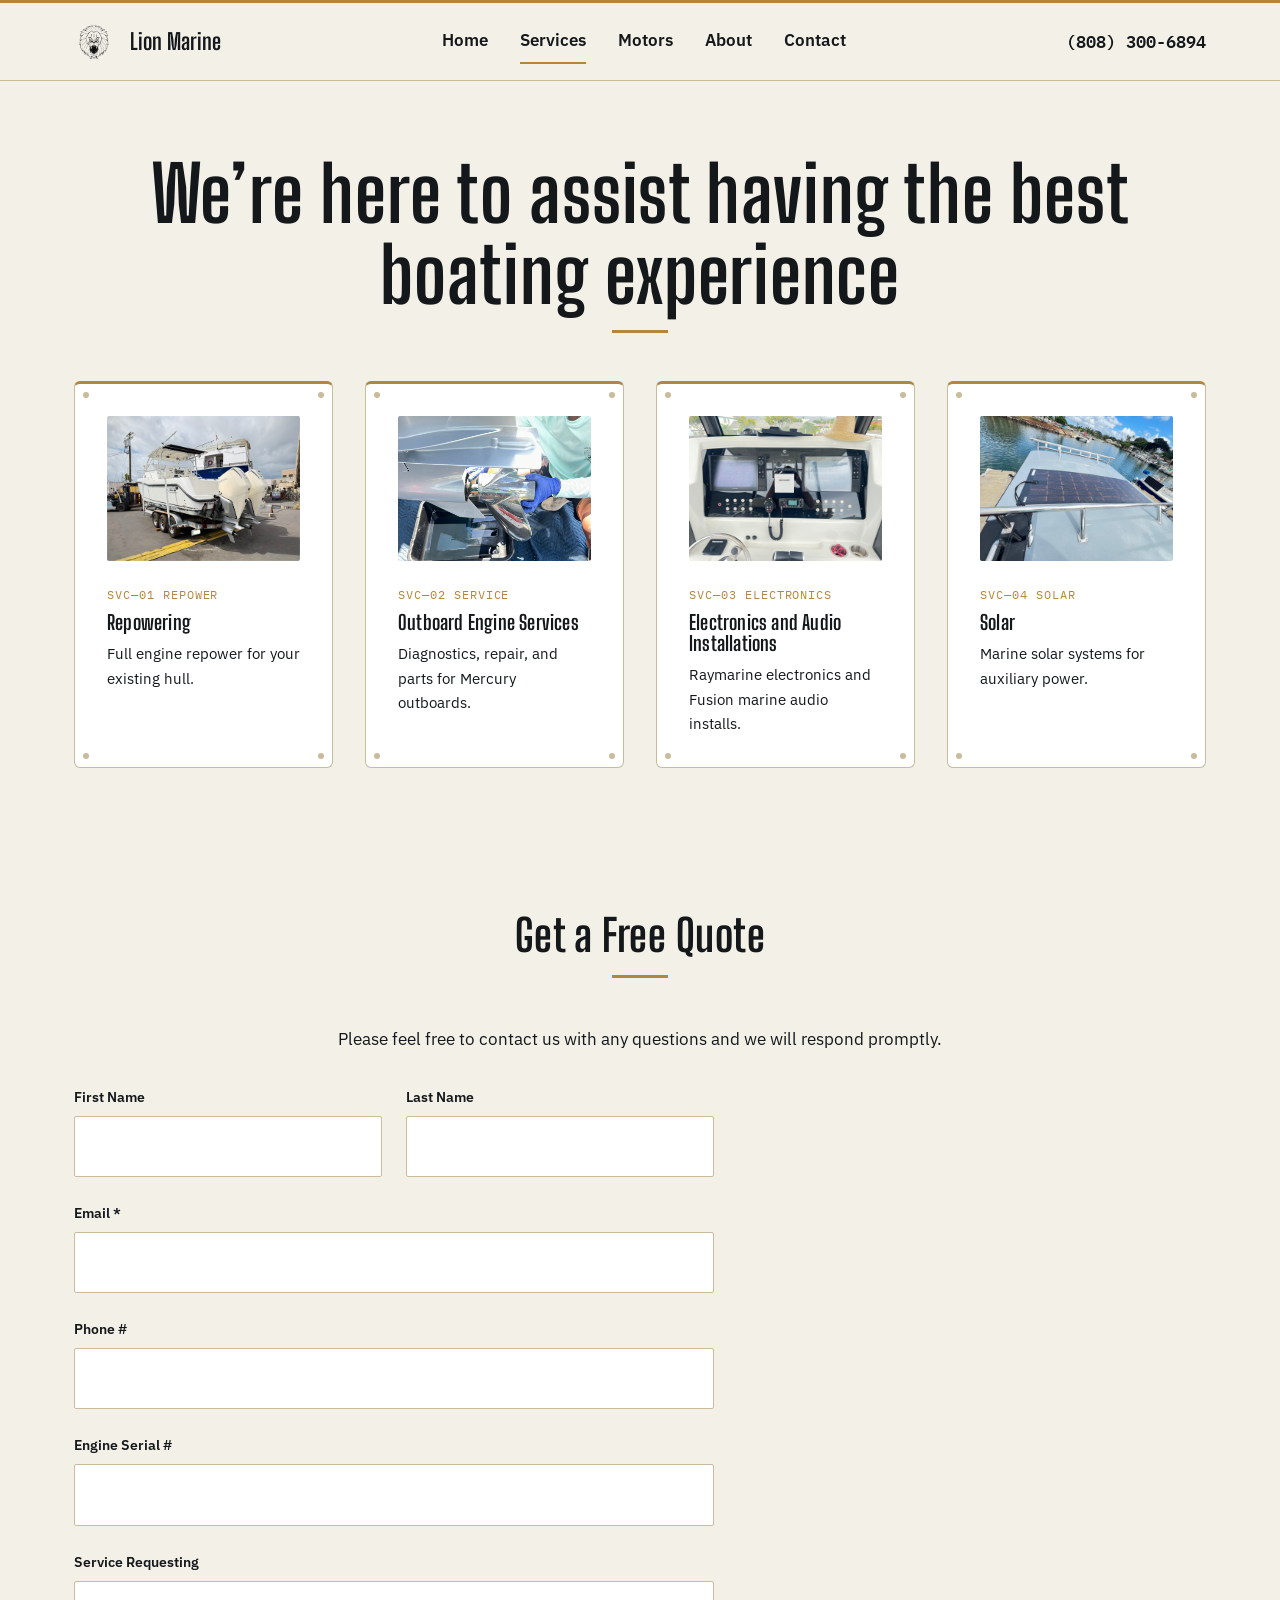
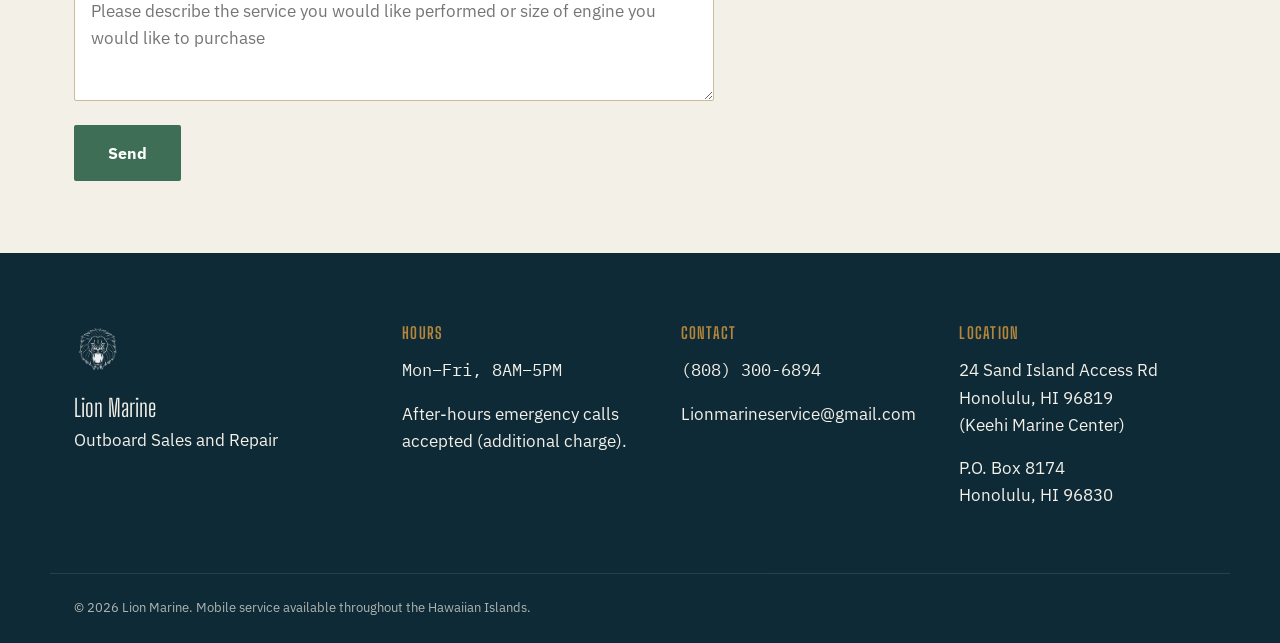
<file: services.html>
<!DOCTYPE html>
<html lang="en">
<head>
<meta charset="UTF-8">
<meta name="viewport" content="width=device-width, initial-scale=1.0">
<title>Services | Lion Marine</title>
<meta name="description" content="Repowering, outboard engine diagnostics and repair, marine electronics and audio installation, and solar for boats in Honolulu, HI.">
<link rel="icon" href="assets/images/logo-lion.png">
<link rel="preconnect" href="https://fonts.googleapis.com">
<link rel="preconnect" href="https://fonts.gstatic.com" crossorigin>
<link href="https://fonts.googleapis.com/css2?family=Big+Shoulders+Display:wght@700;900&family=IBM+Plex+Mono:wght@500;600&family=IBM+Plex+Sans:wght@400;500;600;700&display=swap" rel="stylesheet">
<link rel="stylesheet" href="css/tokens.css">
<link rel="stylesheet" href="css/base.css">
<link rel="stylesheet" href="css/components.css">
<link rel="stylesheet" href="css/pages.css">
</head>
<body>
<header class="site-header">
  <div class="nav container">
    <a class="nav__brand" href="index.html">
      <img src="assets/images/logo-lion.png" alt="Lion Marine" class="nav__logo">
      <span class="nav__brand-text">Lion Marine</span>
    </a>
    <button class="nav__toggle" id="navToggle" aria-expanded="false" aria-controls="navLinks">
      <span class="nav__toggle-bar"></span><span class="nav__toggle-bar"></span><span class="nav__toggle-bar"></span>
      <span class="sr-only">Menu</span>
    </button>
    <nav class="nav__links" id="navLinks">
      <a href="index.html">Home</a>
      <a href="services.html" aria-current="page">Services</a>
      <a href="motors.html">Motors</a>
      <a href="about.html">About</a>
      <a href="contact.html">Contact</a>
    </nav>
    <a class="nav__phone" href="tel:+18083006894">(808) 300-6894</a>
  </div>
</header>

<main>
  <section class="section container">
    <h1 class="section__heading">We&rsquo;re here to assist having the best boating experience</h1>
    <div class="plate-grid">
      <div class="plate-card">
        <span class="rivet rivet--tl"></span><span class="rivet rivet--tr"></span><span class="rivet rivet--bl"></span><span class="rivet rivet--br"></span>
        <img src="assets/images/svc-repowering.jpeg" alt="Boat on a trailer during an outboard repower">
        <span class="plate-card__code">SVC&mdash;01 REPOWER</span>
        <h3 class="plate-card__title">Repowering</h3>
        <p class="plate-card__body">Full engine repower for your existing hull.</p>
      </div>
      <div class="plate-card">
        <span class="rivet rivet--tl"></span><span class="rivet rivet--tr"></span><span class="rivet rivet--bl"></span><span class="rivet rivet--br"></span>
        <img src="assets/images/svc-outboard.jpeg" alt="Technician servicing an outboard propeller">
        <span class="plate-card__code">SVC&mdash;02 SERVICE</span>
        <h3 class="plate-card__title">Outboard Engine Services</h3>
        <p class="plate-card__body">Diagnostics, repair, and parts for Mercury outboards.</p>
      </div>
      <div class="plate-card">
        <span class="rivet rivet--tl"></span><span class="rivet rivet--tr"></span><span class="rivet rivet--bl"></span><span class="rivet rivet--br"></span>
        <img src="assets/images/svc-electronics.jpeg" alt="Marine electronics">
        <span class="plate-card__code">SVC&mdash;03 ELECTRONICS</span>
        <h3 class="plate-card__title">Electronics and Audio Installations</h3>
        <p class="plate-card__body">Raymarine electronics and Fusion marine audio installs.</p>
      </div>
      <div class="plate-card">
        <span class="rivet rivet--tl"></span><span class="rivet rivet--tr"></span><span class="rivet rivet--bl"></span><span class="rivet rivet--br"></span>
        <img src="assets/images/svc-solar.jpeg" alt="Marine solar panel installation">
        <span class="plate-card__code">SVC&mdash;04 SOLAR</span>
        <h3 class="plate-card__title">Solar</h3>
        <p class="plate-card__body">Marine solar systems for auxiliary power.</p>
      </div>
    </div>
  </section>

  <section class="section container">
    <h2 class="section__heading">Get a Free Quote</h2>
    <p style="text-align:center; max-width: 640px; margin: 0 auto var(--space-4);">Please feel free to contact us with any questions and we will respond promptly.</p>
    <form class="form" action="#" method="post">
      <div class="form__row">
        <div class="form__field"><label for="svc-first">First Name</label><input id="svc-first" name="firstName" type="text"></div>
        <div class="form__field"><label for="svc-last">Last Name</label><input id="svc-last" name="lastName" type="text"></div>
      </div>
      <div class="form__field"><label for="svc-email">Email *</label><input id="svc-email" name="email" type="email" required></div>
      <div class="form__field"><label for="svc-phone">Phone #</label><input id="svc-phone" name="phone" type="tel"></div>
      <div class="form__field"><label for="svc-serial">Engine Serial #</label><input id="svc-serial" name="engineSerial" type="text"></div>
      <div class="form__field"><label for="svc-message">Service Requesting</label><textarea id="svc-message" name="serviceRequesting" placeholder="Please describe the service you would like performed or size of engine you would like to purchase"></textarea></div>
      <button type="submit" class="btn btn--primary">Send</button>
    </form>
  </section>
</main>

<footer class="site-footer">
  <div class="container site-footer__grid">
    <div class="site-footer__brand">
      <img src="assets/images/logo-lion.png" alt="" class="site-footer__logo">
      <p class="font-display site-footer__name">Lion Marine</p>
      <p>Outboard Sales and Repair</p>
    </div>
    <div class="site-footer__col">
      <h3>Hours</h3>
      <p class="font-mono">Mon&ndash;Fri, 8AM&ndash;5PM</p>
      <p>After-hours emergency calls accepted (additional charge).</p>
    </div>
    <div class="site-footer__col">
      <h3>Contact</h3>
      <p><a href="tel:+18083006894" class="font-mono">(808) 300-6894</a></p>
      <p><a href="mailto:Lionmarineservice@gmail.com">Lionmarineservice@gmail.com</a></p>
    </div>
    <div class="site-footer__col">
      <h3>Location</h3>
      <p>24 Sand Island Access Rd<br>Honolulu, HI 96819<br>(Keehi Marine Center)</p>
      <p>P.O. Box 8174<br>Honolulu, HI 96830</p>
    </div>
  </div>
  <p class="site-footer__legal container">&copy; 2026 Lion Marine. Mobile service available throughout the Hawaiian Islands.</p>
</footer>

<script src="js/main.js"></script>
</body>
</html>
</file>
<file: css/tokens.css>
:root {
  --color-hull-green: #3E6E56; /* seagrass green */
  --color-engine-black: #14181A;
  --color-plate-paper: #F3F0E8;
  --color-sand-tan: #C9BB9C;
  --color-brass: #B4863B;
  --color-chart-navy: #0E2A36;
  --color-white: #FFFFFF;

  --font-display: 'Big Shoulders Display', sans-serif;
  --font-body: 'IBM Plex Sans', sans-serif;
  --font-mono: 'IBM Plex Mono', monospace;

  --space-1: 0.5rem;
  --space-2: 1rem;
  --space-3: 1.5rem;
  --space-4: 2rem;
  --space-5: 3rem;
  --space-6: 4.5rem;
  --space-7: 7rem;

  --radius-sm: 2px;
  --radius-md: 6px;

  --container-width: 1180px;

  --focus-ring: 3px solid var(--color-brass);
}
</file>
<file: css/base.css>
*, *::before, *::after { box-sizing: border-box; }
html { scroll-behavior: smooth; }
@media (prefers-reduced-motion: reduce) {
  html { scroll-behavior: auto; }
  *, *::before, *::after {
    animation-duration: 0.01ms !important;
    animation-iteration-count: 1 !important;
    transition-duration: 0.01ms !important;
  }
}
body {
  margin: 0;
  font-family: var(--font-body);
  font-size: 1.0625rem;
  color: var(--color-engine-black);
  background: var(--color-plate-paper);
  line-height: 1.6;
}
::selection { background: var(--color-brass); color: var(--color-white); }
h1, h2, h3 {
  font-family: var(--font-display);
  font-weight: 700;
  line-height: 1.05;
  margin: 0 0 var(--space-2);
  letter-spacing: 0.01em;
}
h1 { font-size: clamp(2.5rem, 6vw, 5rem); }
h2 { font-size: clamp(1.75rem, 3.5vw, 2.75rem); }
h3 { font-size: 1.25rem; }
p { margin: 0 0 var(--space-2); }
a { color: inherit; }
img { max-width: 100%; display: block; }
.font-display { font-family: var(--font-display); }
.font-mono { font-family: var(--font-mono); }
.sr-only {
  position: absolute; width: 1px; height: 1px; padding: 0; margin: -1px;
  overflow: hidden; clip: rect(0,0,0,0); white-space: nowrap; border: 0;
}
.container { max-width: var(--container-width); margin: 0 auto; padding: 0 var(--space-3); }
.section { padding: var(--space-6) var(--space-3); }
.section__heading { text-align: center; margin-bottom: var(--space-5); }
.section__heading::after {
  content: ""; display: block; width: 56px; height: 3px;
  background: var(--color-brass); margin: var(--space-2) auto 0;
}
a:focus-visible, button:focus-visible, input:focus-visible, textarea:focus-visible {
  outline: var(--focus-ring); outline-offset: 2px;
}
.eyebrow {
  display: block; text-transform: uppercase; letter-spacing: 0.12em;
  color: var(--color-brass); font-size: 0.85rem; margin-bottom: var(--space-2);
}
</file>
<file: css/components.css>
/* Header / Nav */
.site-header {
  position: sticky; top: 0; z-index: 50;
  background: var(--color-plate-paper);
  border-top: 3px solid var(--color-brass);
  border-bottom: 1px solid var(--color-sand-tan);
}
.nav {
  display: flex; align-items: center; justify-content: space-between;
  padding-top: var(--space-2); padding-bottom: var(--space-2); gap: var(--space-3);
  position: relative;
}
.nav__brand { display: flex; align-items: center; gap: var(--space-2); text-decoration: none; }
.nav__logo { width: 40px; height: 40px; object-fit: contain; }
.nav__brand-text { font-family: var(--font-display); font-size: 1.4rem; font-weight: 700; color: var(--color-engine-black); }
.nav__links { display: flex; gap: var(--space-4); list-style: none; margin: 0; padding: 0; }
.nav__links a { text-decoration: none; font-weight: 600; padding: var(--space-1) 0; border-bottom: 2px solid transparent; transition: border-bottom-color 0.15s ease, color 0.15s ease; }
.nav__links a[aria-current="page"], .nav__links a:hover { border-bottom-color: var(--color-brass); }
.nav__phone { font-family: var(--font-mono); font-weight: 600; text-decoration: none; white-space: nowrap; }
.nav__toggle { display: none; flex-direction: column; gap: 4px; background: none; border: 0; cursor: pointer; padding: var(--space-1); }
.nav__toggle-bar { width: 24px; height: 2px; background: var(--color-engine-black); }

@media (max-width: 860px) {
  .nav__toggle { display: flex; }
  .nav__links {
    position: absolute; top: 100%; left: 0; right: 0;
    background: var(--color-plate-paper); border-bottom: 1px solid var(--color-sand-tan);
    flex-direction: column; gap: 0; max-height: 0; overflow: hidden;
  }
  .nav__links a { padding: var(--space-2) var(--space-3); width: 100%; }
  .nav__links { transition: max-height 0.25s ease; }
  .nav__links--open { max-height: 400px; }
  .nav__phone { display: none; }
}

/* Buttons */
.btn {
  display: inline-block; font-family: var(--font-body); font-weight: 700;
  padding: var(--space-2) var(--space-4); text-decoration: none; border-radius: var(--radius-sm);
  border: 2px solid transparent; cursor: pointer; font-size: 1rem;
  transition: background-color 0.15s ease, border-color 0.15s ease, color 0.15s ease,
    transform 0.15s ease, box-shadow 0.15s ease;
}
.btn:hover { transform: translateY(-1px); box-shadow: 0 4px 12px rgba(20, 24, 26, 0.18); }
.btn:active { transform: translateY(0); box-shadow: none; }
.btn--primary { background: var(--color-hull-green); color: var(--color-white); border-color: var(--color-hull-green); }
.btn--primary:hover { background: var(--color-brass); border-color: var(--color-brass); }
.btn--ghost { background: transparent; color: var(--color-white); border-color: var(--color-white); }
.btn--ghost:hover { background: var(--color-white); color: var(--color-engine-black); }

/* Data-plate card */
.plate-grid { display: grid; grid-template-columns: repeat(auto-fit, minmax(240px, 1fr)); gap: var(--space-4); }
.plate-card {
  position: relative; display: block; background: var(--color-white);
  border: 1px solid var(--color-sand-tan); border-top: 3px solid var(--color-brass);
  border-radius: var(--radius-md); padding: var(--space-4); text-decoration: none; color: inherit;
  overflow: hidden;
  transition: transform 0.18s ease, box-shadow 0.18s ease, border-color 0.18s ease;
}
.plate-card:hover {
  transform: translateY(-3px);
  box-shadow: 0 10px 24px rgba(20, 24, 26, 0.12);
  border-color: var(--color-brass);
}
.plate-card img { border-radius: var(--radius-sm); margin-bottom: var(--space-3); aspect-ratio: 4/3; object-fit: cover; }
.plate-card__code { display: block; font-family: var(--font-mono); color: var(--color-brass); font-size: 0.75rem; letter-spacing: 0.08em; margin-bottom: var(--space-1); }
.plate-card__title { margin-bottom: var(--space-1); }
.plate-card__body { margin: 0; font-size: 0.95rem; }
.rivet { position: absolute; width: 6px; height: 6px; border-radius: 50%; background: var(--color-sand-tan); }
.rivet--tl { top: 8px; left: 8px; }
.rivet--tr { top: 8px; right: 8px; }
.rivet--bl { bottom: 8px; left: 8px; }
.rivet--br { bottom: 8px; right: 8px; }

/* Forms */
.form { display: grid; gap: var(--space-3); max-width: 640px; }
.form__row { display: grid; grid-template-columns: 1fr 1fr; gap: var(--space-3); }
.form__field { display: grid; gap: var(--space-1); }
.form__field label { font-weight: 600; font-size: 0.9rem; }
.form__field input, .form__field textarea {
  font: inherit; padding: var(--space-2); border: 1px solid var(--color-sand-tan); border-radius: var(--radius-sm);
  background: var(--color-white);
}
.form__field textarea { min-height: 120px; resize: vertical; }
.form .btn { justify-self: start; }

@media (max-width: 600px) {
  .form__row { grid-template-columns: 1fr; }
}

/* Footer */
.site-footer { background: var(--color-chart-navy); color: var(--color-plate-paper); padding: var(--space-6) 0 var(--space-3); }
.site-footer__grid { display: grid; grid-template-columns: 1.2fr 1fr 1fr 1fr; gap: var(--space-4); margin-bottom: var(--space-5); }
.site-footer h3 { font-family: var(--font-display); color: var(--color-brass); font-size: 1rem; text-transform: uppercase; letter-spacing: 0.08em; margin-bottom: var(--space-2); }
.site-footer a { text-decoration: none; }
.site-footer a:hover { color: var(--color-brass); }
.site-footer__logo { width: 48px; height: 48px; margin-bottom: var(--space-2); filter: invert(1); }
.site-footer__name { font-size: 1.5rem; margin-bottom: 0; }
.site-footer__legal { font-size: 0.8rem; opacity: 0.7; border-top: 1px solid rgba(243,240,232,0.15); padding-top: var(--space-3); }

@media (max-width: 860px) {
  .site-footer__grid { grid-template-columns: 1fr 1fr; }
}

/* Stub placeholders */
.stub-panel {
  border: 2px dashed var(--color-sand-tan); border-radius: var(--radius-md);
  padding: var(--space-5); text-align: center; color: #6b6456;
}
.stub-panel__label { color: var(--color-brass); letter-spacing: 0.1em; margin-bottom: var(--space-2); }
.stub-grid { display: grid; grid-template-columns: repeat(auto-fit, minmax(200px, 1fr)); gap: var(--space-3); }
.stub-box {
  border: 2px dashed var(--color-sand-tan); border-radius: var(--radius-md); aspect-ratio: 4/3;
  display: flex; align-items: center; justify-content: center; color: #6b6456;
  font-family: var(--font-mono); font-size: 0.85rem; text-align: center; padding: var(--space-2);
}
</file>
<file: css/pages.css>
/* Hero */
.hero { position: relative; min-height: 640px; display: flex; align-items: flex-end; color: var(--color-white); overflow: hidden; border-bottom: 4px solid var(--color-brass); }
.hero__img { position: absolute; inset: 0; width: 100%; height: 100%; object-fit: cover; }
.hero__overlay { position: absolute; inset: 0; background: linear-gradient(180deg, rgba(14,24,17,0.35) 0%, rgba(14,24,17,0.85) 100%); }
.hero__content { position: relative; padding-bottom: var(--space-6); }
.hero__headline {
  color: var(--color-white); margin-bottom: var(--space-2);
  font-weight: 900; text-transform: uppercase; letter-spacing: 0.015em;
  font-size: clamp(3rem, 7vw, 5.5rem);
}
.hero__sub { font-size: 1.2rem; max-width: 42ch; margin-bottom: var(--space-4); }
.hero .eyebrow { text-shadow: 0 1px 10px rgba(14, 24, 26, 0.85); }
.hero__headline, .hero__sub { text-shadow: 0 2px 16px rgba(14, 24, 26, 0.45); }
.hero__actions { display: flex; gap: var(--space-3); flex-wrap: wrap; }

/* Trust bar */
.trust-bar {
  display: flex; justify-content: center; gap: var(--space-3); flex-wrap: wrap;
  padding: var(--space-4) var(--space-3); border-bottom: 1px solid var(--color-sand-tan);
  font-size: 0.8rem; letter-spacing: 0.06em; color: var(--color-hull-green); margin: 0;
}
.trust-bar__item {
  border: 1px solid var(--color-sand-tan); background: var(--color-white);
  padding: 0.45rem 1rem; border-radius: var(--radius-sm);
  transition: border-color 0.15s ease, color 0.15s ease;
}
.trust-bar__item:hover { border-color: var(--color-brass); color: var(--color-brass); }

/* Info strip */
.info-strip { display: grid; grid-template-columns: 1fr 1fr; gap: var(--space-5); padding: var(--space-6) var(--space-3); }
@media (max-width: 760px) { .info-strip { grid-template-columns: 1fr; } }

/* CTA banner */
.cta-banner { background: var(--color-hull-green); color: var(--color-white); padding: var(--space-6) var(--space-3); text-align: center; }
.cta-banner h2 { color: var(--color-white); }
.cta-banner__grid { max-width: 640px; margin: 0 auto; }
.cta-banner .btn--primary { background: var(--color-brass); border-color: var(--color-brass); }
.cta-banner .btn--primary:hover { background: var(--color-white); color: var(--color-engine-black); border-color: var(--color-white); }

/* Motor dial */
.motor-dial {
  width: 96px; height: 96px; border-radius: 50%; border: 3px solid var(--color-brass);
  display: flex; flex-direction: column; align-items: center; justify-content: center;
  margin-bottom: var(--space-3); font-family: var(--font-mono);
  background: var(--color-white);
}
.motor-dial__range { font-weight: 700; font-size: 1rem; }
.motor-dial__unit { font-size: 0.65rem; letter-spacing: 0.08em; }
.motor-note { font-size: 0.9rem; color: var(--color-hull-green); font-weight: 700; margin-top: var(--space-2); }

/* Motors catalog */
.motors-stats { display: flex; justify-content: center; gap: var(--space-2); flex-wrap: wrap; margin-bottom: var(--space-5); }
.motors-stats span {
  font-family: var(--font-mono); font-size: 0.85rem; font-weight: 600; letter-spacing: 0.06em;
  color: var(--color-hull-green); background: var(--color-white);
  border: 1px solid var(--color-sand-tan); border-radius: var(--radius-sm);
  padding: 0.45rem 1rem;
}
.family { margin-bottom: var(--space-4); }
.family__head { display: flex; align-items: center; gap: var(--space-4); flex-wrap: wrap; margin-bottom: var(--space-2); }
.family__head .motor-dial { margin-bottom: 0; flex-shrink: 0; width: 88px; height: 88px; }
.family__title { margin-bottom: 2px; font-size: 1.6rem; }
.family__blurb { margin: 0; max-width: 60ch; }
.hp-chips { display: flex; flex-wrap: wrap; gap: var(--space-1); margin: var(--space-3) 0 var(--space-2); }
.hp-chip {
  font-family: var(--font-mono); font-size: 0.95rem; font-weight: 600;
  padding: 0.35rem 0.75rem; border: 1px solid var(--color-sand-tan);
  border-radius: var(--radius-sm); background: var(--color-plate-paper);
  transition: background-color 0.15s ease, border-color 0.15s ease, color 0.15s ease;
}
.hp-chip:hover { background: var(--color-hull-green); border-color: var(--color-hull-green); color: var(--color-white); }
.family__meta { font-size: 0.9rem; color: #6b6456; margin-bottom: var(--space-3); }
.family__cta { display: flex; gap: var(--space-3); align-items: center; flex-wrap: wrap; }
.family__cta .motor-note { margin: 0; }
@media (max-width: 600px) {
  .family__head { gap: var(--space-3); }
  .family__head .motor-dial { width: 72px; height: 72px; }
  .family__head .motor-dial .motor-dial__range { font-size: 0.85rem; }
}

/* Contact */
.contact-grid { display: grid; grid-template-columns: 1fr 1fr; gap: var(--space-5); padding: var(--space-6) var(--space-3); }
@media (max-width: 860px) { .contact-grid { grid-template-columns: 1fr; } }
.contact-panel { background: var(--color-chart-navy); color: var(--color-plate-paper); border-radius: var(--radius-md); padding: var(--space-4); }
.contact-panel h2 { color: var(--color-brass); font-size: 1.1rem; text-transform: uppercase; letter-spacing: 0.08em; }
.contact-panel section + section { margin-top: var(--space-4); }
.map-embed { width: 100%; border: 0; border-radius: var(--radius-md); min-height: 360px; }
</file>
